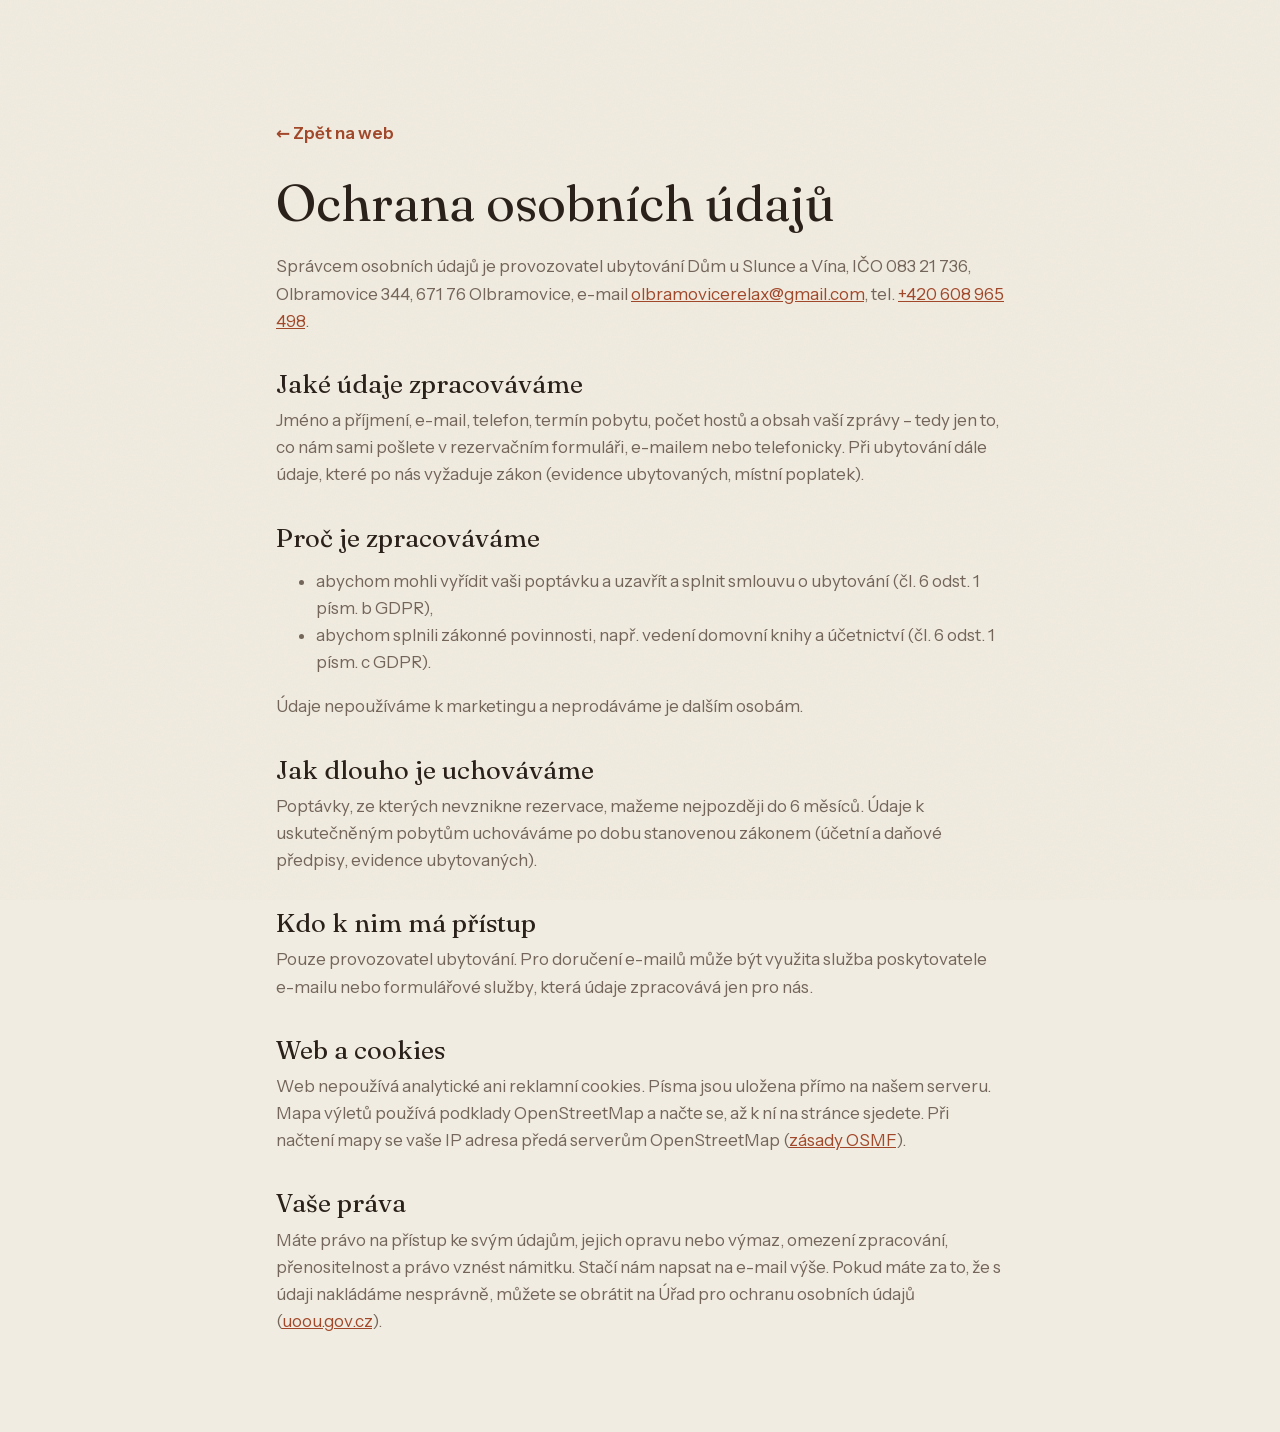
<file: ochrana-osobnich-udaju.html>
<!doctype html>
<html lang="cs">
<head>
  <meta charset="utf-8">
  <meta name="viewport" content="width=device-width, initial-scale=1">
  <title>Ochrana osobních údajů – Dům u Slunce a Vína</title>
  <meta name="robots" content="noindex">
  <link rel="icon" href="img/favicon.svg" type="image/svg+xml">
  <link rel="stylesheet" href="css/style.css">
  <style>
    .legal { max-width: 760px; margin: 0 auto; padding: 120px 16px 80px; }
    .legal h1 { font-family: var(--display); font-size: clamp(2.2rem, 5vw, 3.2rem); margin-bottom: 24px; }
    .legal h2 { font-family: var(--display); font-size: 1.6rem; margin: 36px 0 10px; }
    .legal p, .legal li { color: var(--muted); }
    .legal a { color: var(--brick); }
    .legal .back { display: inline-flex; gap: 8px; align-items: center; text-decoration: none; font-weight: 600; color: var(--brick); margin-bottom: 30px; }
  </style>
</head>
<body>
<main class="legal">
  <a class="back" href="index.html">← Zpět na web</a>
  <h1>Ochrana osobních údajů</h1>

  <p>Správcem osobních údajů je provozovatel ubytování Dům u Slunce a Vína, IČO 083 21 736, Olbramovice 344, 671 76 Olbramovice, e-mail <a href="mailto:olbramovicerelax@gmail.com">olbramovicerelax@gmail.com</a>, tel. <a href="tel:+420608965498">+420 608 965 498</a>.</p>

  <h2>Jaké údaje zpracováváme</h2>
  <p>Jméno a příjmení, e-mail, telefon, termín pobytu, počet hostů a obsah vaší zprávy – tedy jen to, co nám sami pošlete v rezervačním formuláři, e-mailem nebo telefonicky. Při ubytování dále údaje, které po nás vyžaduje zákon (evidence ubytovaných, místní poplatek).</p>

  <h2>Proč je zpracováváme</h2>
  <ul>
    <li>abychom mohli vyřídit vaši poptávku a uzavřít a splnit smlouvu o ubytování (čl. 6 odst. 1 písm. b GDPR),</li>
    <li>abychom splnili zákonné povinnosti, např. vedení domovní knihy a účetnictví (čl. 6 odst. 1 písm. c GDPR).</li>
  </ul>
  <p>Údaje nepoužíváme k marketingu a neprodáváme je dalším osobám.</p>

  <h2>Jak dlouho je uchováváme</h2>
  <p>Poptávky, ze kterých nevznikne rezervace, mažeme nejpozději do 6 měsíců. Údaje k uskutečněným pobytům uchováváme po dobu stanovenou zákonem (účetní a daňové předpisy, evidence ubytovaných).</p>

  <h2>Kdo k nim má přístup</h2>
  <p>Pouze provozovatel ubytování. Pro doručení e-mailů může být využita služba poskytovatele e-mailu nebo formulářové služby, která údaje zpracovává jen pro nás.</p>

  <h2>Web a cookies</h2>
  <p>Web nepoužívá analytické ani reklamní cookies. Písma jsou uložena přímo na našem serveru. Mapa výletů používá podklady OpenStreetMap a načte se, až k ní na stránce sjedete. Při načtení mapy se vaše IP adresa předá serverům OpenStreetMap (<a href="https://osmfoundation.org/wiki/Privacy_Policy" target="_blank" rel="noopener">zásady OSMF</a>).</p>

  <h2>Vaše práva</h2>
  <p>Máte právo na přístup ke svým údajům, jejich opravu nebo výmaz, omezení zpracování, přenositelnost a právo vznést námitku. Stačí nám napsat na e-mail výše. Pokud máte za to, že s údaji nakládáme nesprávně, můžete se obrátit na Úřad pro ochranu osobních údajů (<a href="https://uoou.gov.cz" target="_blank" rel="noopener">uoou.gov.cz</a>).</p>
</main>
</body>
</html>
</file>
<file: css/style.css>
/* =========================================================
   Dům u Slunce a Vína
   Barvy vychází z domu: vápenná omítka, cihly ze sklepa,
   mátové stěny, tmavé dubové dřevo.
   ========================================================= */

/* ---------- Písma (hostovaná lokálně) ---------- */
@font-face { font-family: 'Fraunces'; font-style: normal; font-weight: 100 900; font-display: swap;
  src: url(../fonts/fraunces-latin-ext.woff2) format('woff2');
  unicode-range: U+0100-02BA, U+02BD-02C5, U+02C7-02CC, U+02CE-02D7, U+02DD-02FF, U+0304, U+0308, U+0329, U+1D00-1DBF, U+1E00-1E9F, U+1EF2-1EFF, U+2020, U+20A0-20AB, U+20AD-20C0, U+2113, U+2C60-2C7F, U+A720-A7FF; }
@font-face { font-family: 'Fraunces'; font-style: normal; font-weight: 100 900; font-display: swap;
  src: url(../fonts/fraunces-latin.woff2) format('woff2');
  unicode-range: U+0000-00FF, U+0131, U+0152-0153, U+02BB-02BC, U+02C6, U+02DA, U+02DC, U+0304, U+0308, U+0329, U+2000-206F, U+20AC, U+2122, U+2191, U+2193, U+2212, U+2215, U+FEFF, U+FFFD; }
@font-face { font-family: 'Fraunces'; font-style: italic; font-weight: 100 900; font-display: swap;
  src: url(../fonts/fraunces-italic-latin-ext.woff2) format('woff2');
  unicode-range: U+0100-02BA, U+02BD-02C5, U+02C7-02CC, U+02CE-02D7, U+02DD-02FF, U+0304, U+0308, U+0329, U+1D00-1DBF, U+1E00-1E9F, U+1EF2-1EFF, U+2020, U+20A0-20AB, U+20AD-20C0, U+2113, U+2C60-2C7F, U+A720-A7FF; }
@font-face { font-family: 'Fraunces'; font-style: italic; font-weight: 100 900; font-display: swap;
  src: url(../fonts/fraunces-italic-latin.woff2) format('woff2');
  unicode-range: U+0000-00FF, U+0131, U+0152-0153, U+02BB-02BC, U+02C6, U+02DA, U+02DC, U+0304, U+0308, U+0329, U+2000-206F, U+20AC, U+2122, U+2191, U+2193, U+2212, U+2215, U+FEFF, U+FFFD; }
@font-face { font-family: 'Instrument Sans'; font-style: normal; font-weight: 400 700; font-display: swap;
  src: url(../fonts/instrument-sans-latin-ext.woff2) format('woff2');
  unicode-range: U+0100-02BA, U+02BD-02C5, U+02C7-02CC, U+02CE-02D7, U+02DD-02FF, U+0304, U+0308, U+0329, U+1D00-1DBF, U+1E00-1E9F, U+1EF2-1EFF, U+2020, U+20A0-20AB, U+20AD-20C0, U+2113, U+2C60-2C7F, U+A720-A7FF; }
@font-face { font-family: 'Instrument Sans'; font-style: normal; font-weight: 400 700; font-display: swap;
  src: url(../fonts/instrument-sans-latin.woff2) format('woff2');
  unicode-range: U+0000-00FF, U+0131, U+0152-0153, U+02BB-02BC, U+02C6, U+02DA, U+02DC, U+0304, U+0308, U+0329, U+2000-206F, U+20AC, U+2122, U+2191, U+2193, U+2212, U+2215, U+FEFF, U+FFFD; }
@font-face { font-family: 'Caveat'; font-style: normal; font-weight: 500 700; font-display: swap;
  src: url(../fonts/caveat-latin-ext.woff2) format('woff2');
  unicode-range: U+0100-02BA, U+02BD-02C5, U+02C7-02CC, U+02CE-02D7, U+02DD-02FF, U+0304, U+0308, U+0329, U+1D00-1DBF, U+1E00-1E9F, U+1EF2-1EFF, U+2020, U+20A0-20AB, U+20AD-20C0, U+2113, U+2C60-2C7F, U+A720-A7FF; }
@font-face { font-family: 'Caveat'; font-style: normal; font-weight: 500 700; font-display: swap;
  src: url(../fonts/caveat-latin.woff2) format('woff2');
  unicode-range: U+0000-00FF, U+0131, U+0152-0153, U+02BB-02BC, U+02C6, U+02DA, U+02DC, U+0304, U+0308, U+0329, U+2000-206F, U+20AC, U+2122, U+2191, U+2193, U+2212, U+2215, U+FEFF, U+FFFD; }

/* ---------- Proměnné ---------- */
:root {
  --lime: #f1ece1;       /* vápenná omítka */
  --paper: #faf7f0;
  --sand: #e6dccb;
  --ink: #2a211b;        /* tmavý dub */
  --ink-2: #4a3d33;
  --muted: #74665a;
  --brick: #a2482a;      /* cihly ze sklepa */
  --brick-2: #c25c37;
  --brick-soft: #f2dccf;
  --sage: #9db8a5;       /* mátové stěny */
  --sage-2: #5d7d68;
  --sage-soft: #dfe7dc;
  --sun: #e0a23c;
  --line: rgba(42, 33, 27, .16);
  --display: 'Fraunces', Georgia, serif;
  --sans: 'Instrument Sans', system-ui, -apple-system, 'Segoe UI', sans-serif;
  --hand: 'Caveat', 'Comic Sans MS', cursive;
  --ease: cubic-bezier(.2, .75, .25, 1);
  --top-h: 74px;
}

/* ---------- Základ ---------- */
*, *::before, *::after { box-sizing: border-box; }
html { scroll-behavior: smooth; scroll-padding-top: 70px; -webkit-text-size-adjust: 100%; }
body {
  margin: 0; background: var(--lime); color: var(--ink);
  font: 400 17px/1.6 var(--sans); font-variant-numeric: lining-nums;
  -webkit-font-smoothing: antialiased; overflow-x: hidden;
}
/* jemné zrno omítky přes celý web */
body::after {
  content: ''; position: fixed; inset: 0; z-index: 200; pointer-events: none; opacity: .5; mix-blend-mode: multiply;
  background-image: url("data:image/svg+xml,%3Csvg xmlns='http://www.w3.org/2000/svg' width='180' height='180'%3E%3Cfilter id='n'%3E%3CfeTurbulence type='fractalNoise' baseFrequency='.85' numOctaves='3' stitchTiles='stitch'/%3E%3CfeColorMatrix values='0 0 0 0 .45 0 0 0 0 .38 0 0 0 0 .3 0 0 0 .09 0'/%3E%3C/filter%3E%3Crect width='100%25' height='100%25' filter='url(%23n)'/%3E%3C/svg%3E");
}
img { max-width: 100%; display: block; }
a { color: inherit; }
button { font: inherit; color: inherit; cursor: pointer; }
:where(svg:not([width])) { width: 1em; height: 1em; }
svg { flex: none; }
h1, h2, h3, h4 { margin: 0; font-weight: 400; line-height: 1.02; }
p { margin: 0 0 1em; }
::selection { background: var(--brick); color: var(--lime); }
:focus-visible { outline: 2px solid var(--brick); outline-offset: 3px; }

.skip { position: absolute; left: -999px; top: 8px; z-index: 300; background: var(--ink); color: #fff; padding: 10px 16px; }
.skip:focus { left: 16px; }

.wrap { width: min(1240px, 100% - 32px); margin-inline: auto; }
.section { --bg: var(--lime); background: var(--bg); position: relative; padding: clamp(80px, 11vw, 150px) 0; }
.wave { position: absolute; left: 0; width: 100%; height: clamp(34px, 5vw, 70px); fill: var(--bg); pointer-events: none; }
.wave--top { bottom: calc(100% - 1px); }

.hand { font-family: var(--hand); font-weight: 600; }
.tag { font-family: var(--hand); font-size: 1.55rem; font-weight: 600; color: var(--brick); margin: 0 0 6px; transform: rotate(-2deg); transform-origin: left; display: inline-block; }
.tag--light { color: var(--sun); }
.h2 {
  font-family: var(--display); font-size: clamp(2.6rem, 6.4vw, 5.4rem); letter-spacing: -.025em; font-weight: 380;
  font-variation-settings: 'SOFT' 100, 'WONK' 0, 'opsz' 144;
}
.h2 em { font-style: italic; color: var(--brick); font-variation-settings: 'SOFT' 100, 'WONK' 1, 'opsz' 144; }
.h2--light { color: var(--lime); }
.h2--light em { color: var(--sun); }
.sub { color: var(--muted); font-size: 1.08rem; max-width: 520px; margin-top: 18px; }

/* ---------- Tlačítka ---------- */
.btn {
  --b: var(--ink); --f: var(--lime); --h: var(--brick);
  display: inline-flex; align-items: center; justify-content: center; gap: 12px;
  padding: 14px 22px; border: 1.5px solid var(--b); border-radius: 4px; background: var(--b); color: var(--f);
  font-weight: 600; font-size: .98rem; text-decoration: none; position: relative; overflow: hidden; isolation: isolate;
  transition: color .4s var(--ease), border-color .4s var(--ease), transform .3s var(--ease);
}
.btn::before { content: ''; position: absolute; inset: 0; z-index: -1; background: var(--h); transform: translateY(101%); transition: transform .5s var(--ease); border-radius: 0 0 0 0; }
.btn:hover::before { transform: none; }
.btn:hover { border-color: var(--h); }
.btn:active { transform: scale(.98); }
.btn svg { width: 18px; height: 18px; transition: transform .4s var(--ease); }
.btn:hover svg { transform: translateX(5px); }
.btn--brick { --b: var(--brick); --f: #fff; --h: var(--ink); }
.btn--ink { --b: var(--ink); --f: var(--lime); --h: var(--brick); }
.btn--line { --b: transparent; --f: #fff; --h: rgba(255,255,255,.15); border-color: rgba(255,255,255,.6); }
.btn--lg { padding: 17px 28px; font-size: 1.02rem; }
.btn--block { width: 100%; }
.btn[disabled] { opacity: .5; pointer-events: none; }

.round {
  width: 46px; height: 46px; border-radius: 50%; border: 1.5px solid var(--ink); background: transparent;
  display: grid; place-items: center; transition: background .3s, color .3s, transform .3s var(--ease);
}
.round:hover { background: var(--ink); color: var(--lime); }
.round:active { transform: scale(.9); }
.round svg { width: 20px; height: 20px; }
.round[disabled] { opacity: .25; pointer-events: none; }
.round--light { border-color: rgba(241,236,225,.5); color: var(--lime); }
.round--light:hover { background: var(--lime); color: var(--ink); }

/* ---------- Hlavička ---------- */
.top {
  position: fixed; inset: 0 0 auto; z-index: 50; height: var(--top-h);
  display: flex; align-items: center; gap: 28px; padding: 0 clamp(16px, 3vw, 40px);
  transition: background .4s, box-shadow .4s, height .4s var(--ease), transform .5s var(--ease);
}
.top.is-solid { --top-h: 62px; background: rgba(241,236,225,.92); backdrop-filter: blur(10px); -webkit-backdrop-filter: blur(10px); box-shadow: 0 1px 0 var(--line); }
.top.is-hidden { transform: translateY(-100%); }
.brand { display: flex; align-items: center; gap: 10px; text-decoration: none; font-family: var(--display); font-size: 1.22rem; font-variation-settings: 'SOFT' 100, 'opsz' 30; font-weight: 500; letter-spacing: -.01em; margin-right: auto; }
.brand__sun { width: 38px; height: 38px; color: var(--brick); transition: transform 1.4s var(--ease); }
.brand:hover .brand__sun { transform: rotate(180deg); }
.nav { display: flex; gap: 6px; }
.nav a { display: flex; align-items: baseline; gap: 5px; padding: 6px 12px; text-decoration: none; font-weight: 500; position: relative; }
.nav a i { font-style: normal; font-size: .7rem; color: var(--brick); font-weight: 600; }
.nav a::after { content: ''; position: absolute; left: 12px; right: 12px; bottom: 0; height: 6px; background: url("data:image/svg+xml,%3Csvg xmlns='http://www.w3.org/2000/svg' viewBox='0 0 40 6' preserveAspectRatio='none'%3E%3Cpath d='M0 4C10 4 10 1 20 1S30 4 40 4' fill='none' stroke='%23a2482a' stroke-width='1.6'/%3E%3C/svg%3E") 0 0 / 100% 100% no-repeat; clip-path: inset(0 100% 0 0); transition: clip-path .5s var(--ease); }
.nav a:hover::after, .nav a.is-current::after { clip-path: inset(0 0 0 0); }
.top__cta { padding: 10px 18px; }
.burger { display: none; width: 46px; height: 46px; border: 0; background: none; position: relative; z-index: 60; }
.burger span { position: absolute; left: 10px; right: 10px; height: 2px; background: currentColor; transition: transform .45s var(--ease), top .45s var(--ease); }
.burger span:first-child { top: 18px; }
.burger span:last-child { top: 27px; right: 18px; }
.nav-open .burger span { top: 22px; right: 10px; }
.nav-open .burger span:first-child { transform: rotate(45deg); }
.nav-open .burger span:last-child { transform: rotate(-45deg); }

/* ---------- Úvod ---------- */
.hero {
  position: relative; min-height: 100svh; display: grid; grid-template-columns: minmax(0, 1fr) minmax(0, 1.08fr);
  align-items: end; gap: clamp(24px, 4vw, 60px); padding: calc(var(--top-h) + 40px) clamp(16px, 3vw, 40px) 56px;
  overflow: hidden;
}
.hero__addr { font-size: .85rem; letter-spacing: .08em; text-transform: uppercase; font-weight: 600; color: var(--muted); margin-bottom: 18px; opacity: 0; animation: up 1s .1s var(--ease) forwards; }
.hero__title {
  font-family: var(--display); font-weight: 340; font-size: clamp(3.6rem, 10.5vw, 10rem); line-height: .86; letter-spacing: -.045em;
  font-variation-settings: 'SOFT' 100, 'WONK' 0, 'opsz' 144; margin-bottom: 30px;
}
.hero__title em { display: block; font-style: italic; color: var(--brick); font-variation-settings: 'SOFT' 100, 'WONK' 1, 'opsz' 144; padding-left: .5em; }
.hero__title .w { display: inline-block; overflow: hidden; vertical-align: top; padding: .02em .04em .12em 0; margin-bottom: -.1em; }
.hero__title .w > span { display: inline-block; transform: translateY(110%) rotate(6deg); transform-origin: left bottom; animation: rise 1.2s var(--ease) forwards; animation-delay: calc(.2s + var(--i) * .1s); }
.hero__lead { max-width: 440px; font-size: 1.1rem; color: var(--ink-2); opacity: 0; animation: up 1s .8s var(--ease) forwards; }
.hero__cta { display: flex; flex-wrap: wrap; align-items: center; gap: 22px; margin: 28px 0 32px; opacity: 0; animation: up 1s 1s var(--ease) forwards; }
.hero__free { text-decoration: none; display: flex; flex-direction: column; line-height: 1.15; }
.hero__free .hand { font-size: 1.35rem; color: var(--brick); transform: rotate(-3deg); transform-origin: left; display: inline-block; }
.hero__free b { font-weight: 600; border-bottom: 1.5px solid var(--ink); padding-bottom: 2px; transition: color .3s, border-color .3s; }
.hero__free:hover b { color: var(--brick); border-color: var(--brick); }
.hero__facts { list-style: none; padding: 0; margin: 0; display: flex; flex-wrap: wrap; gap: 6px 0; font-size: .9rem; color: var(--muted); opacity: 0; animation: up 1s 1.2s var(--ease) forwards; }
.hero__facts li:not(:last-child)::after { content: '✳'; color: var(--brick); margin: 0 12px; font-size: .75rem; }

.hero__visual { position: relative; height: min(78svh, 760px); align-self: end; opacity: 0; animation: up 1.2s .35s var(--ease) forwards; }
.hero__frame {
  position: absolute; inset: 0; overflow: hidden; background: var(--sand);
  -webkit-mask: url("data:image/svg+xml,%3Csvg xmlns='http://www.w3.org/2000/svg' viewBox='0 0 100 100' preserveAspectRatio='none'%3E%3Cpath d='M0 20C10 20 13 4 28 4C42 4 46 15 60 15C74 15 80 8 100 8V100H0Z'/%3E%3C/svg%3E") 0 0 / 100% 100% no-repeat;
          mask: url("data:image/svg+xml,%3Csvg xmlns='http://www.w3.org/2000/svg' viewBox='0 0 100 100' preserveAspectRatio='none'%3E%3Cpath d='M0 20C10 20 13 4 28 4C42 4 46 15 60 15C74 15 80 8 100 8V100H0Z'/%3E%3C/svg%3E") 0 0 / 100% 100% no-repeat;
}
.hero__slide { position: absolute; inset: 0; background: center / cover no-repeat; opacity: 0; transform: scale(1.1); transition: opacity 1.4s ease, transform 8s linear; }
.hero__slide.is-active { opacity: 1; transform: scale(1); }
.hero__roof { position: absolute; inset: -4px 0 auto; width: 100%; height: 100%; overflow: visible; pointer-events: none; }
.hero__roof { clip-path: inset(0 100% 0 0); animation: wipe 1.8s .6s var(--ease) forwards; }
.hero__roof path { fill: none; stroke: #5a3a28; stroke-width: 9px; stroke-linecap: round; }
.hero__sun { position: absolute; z-index: 2; width: clamp(80px, 9vw, 130px); height: clamp(80px, 9vw, 130px); right: 9%; top: -4%; color: var(--sun); transform: translateY(var(--sun-y, 0)) rotate(var(--sun-r, 0deg)); filter: drop-shadow(0 6px 14px rgba(224,162,60,.35)); }
.hero__note { position: absolute; z-index: 2; left: -6%; bottom: 14%; font-size: 1.5rem; line-height: 1.05; color: var(--lime); background: var(--brick); padding: 10px 16px 12px; transform: rotate(-4deg); box-shadow: 0 14px 30px -12px rgba(42,33,27,.6); opacity: 0; animation: note 1s 1.8s var(--ease) forwards; }
.hero__note svg { position: absolute; width: 70px; height: 52px; right: -54px; top: 30px; color: var(--brick); transform: rotate(14deg); }
.hero__note .draw { stroke-dasharray: 1; stroke-dashoffset: 1; animation: drawLine 1s 2.4s ease forwards; }
.hero__count { position: absolute; right: 18px; bottom: 16px; z-index: 2; color: #fff; font-size: .85rem; letter-spacing: .1em; text-shadow: 0 1px 6px rgba(0,0,0,.4); }
.hero__count b { font-family: var(--display); font-size: 1.6rem; font-weight: 400; }

/* ---------- Dům v řezu ---------- */
.cut { --bg: var(--paper); }
.cut__head { display: grid; grid-template-columns: 1.1fr 1fr; gap: 20px 60px; align-items: end; margin-bottom: clamp(30px, 5vw, 60px); }
.cut__head .tag { grid-column: 1 / -1; }
.cut__intro p { color: var(--muted); }
.cut__stage { display: grid; grid-template-columns: minmax(0, 1.7fr) minmax(280px, 1fr); gap: clamp(24px, 4vw, 50px); align-items: start; }
.cut__drawing { margin: 0; }
.cut__drawing svg { width: 100%; height: auto; overflow: visible; }

.ln { fill: none; stroke: var(--ink); stroke-width: 2.4; stroke-linecap: round; stroke-linejoin: round; }
.ln--thin { stroke-width: 1.4; }
.ln--thick { stroke-width: 3.4; }
.ln--soft { stroke: var(--sage); stroke-width: 2; }
.ln--green { stroke: var(--sage-2); }
.ln--brick { stroke: var(--brick); stroke-width: 1.2; opacity: .45; }
.roofline { stroke-width: 9; stroke: #5a3a28; }
.house { fill: #fff; }
.plinth { fill: var(--sand); }
.win, .door { fill: var(--sage-soft); }
.door { fill: #8a5a3a; }
.barrel { fill: #c79a6b; }
.cellar-bg { fill: #f3e2cc; }
.grape { fill: #6b2c45; }
.dot-ink { fill: var(--ink); }
.facade-sun { color: var(--ink); }
.smoke { fill: none; stroke: var(--muted); stroke-width: 1.6; stroke-linecap: round; opacity: 0; animation: smoke 3.2s ease-in infinite; }
.smoke--2 { animation-delay: 1.6s; }
.lamp-glow { animation: flicker 4s ease-in-out infinite; }
.hand-svg { font-family: var(--hand); font-size: 26px; font-weight: 600; fill: var(--brick); }
.hs { cursor: pointer; outline: none; }
.hs circle { fill: var(--brick); stroke: var(--paper); stroke-width: 3; transition: fill .3s, r .3s var(--ease); transform-box: fill-box; transform-origin: center; }
.hs text { font: 700 17px var(--sans); fill: #fff; text-anchor: middle; pointer-events: none; }
.hs:hover circle, .hs:focus-visible circle { fill: var(--ink); }
.hs.is-active circle { fill: var(--ink); r: 21; }
.hs:not(.is-active) circle { animation: ping 2.6s var(--ease) infinite; }

/* kreslení čar při zobrazení */
.cut__drawing .ln { stroke-dasharray: 1; stroke-dashoffset: 1; transition: stroke-dashoffset 1.8s var(--ease); }
.cut__drawing.is-drawn .ln { stroke-dashoffset: 0; }
.cut__drawing .house, .cut__drawing .plinth, .cut__drawing .win, .cut__drawing .door, .cut__drawing .barrel, .cut__drawing .cellar-bg, .cut__drawing .grape, .cut__drawing .facade-sun, .cut__drawing .hand-svg, .cut__drawing .hs, .cut__drawing rect[fill] { opacity: 0; transition: opacity .9s ease 1s; }
.cut__drawing.is-drawn .house, .cut__drawing.is-drawn .plinth, .cut__drawing.is-drawn .win, .cut__drawing.is-drawn .door, .cut__drawing.is-drawn .barrel, .cut__drawing.is-drawn .cellar-bg, .cut__drawing.is-drawn .grape, .cut__drawing.is-drawn .facade-sun, .cut__drawing.is-drawn .hand-svg, .cut__drawing.is-drawn .hs, .cut__drawing.is-drawn rect[fill] { opacity: 1; }
.cut__drawing.is-drawn .hs { transition-delay: 1.6s; }

.cut__photo { margin: 0 0 18px; aspect-ratio: 4 / 3; overflow: hidden; position: relative; background: var(--sand); clip-path: polygon(0 6%, 22% 0, 46% 5%, 70% 2%, 100% 4%, 100% 100%, 0 100%); }
.cut__photo img { width: 100%; height: 100%; object-fit: cover; transition: opacity .35s ease, transform .8s var(--ease); }
.cut__photo img.is-swap { opacity: 0; transform: scale(1.04); }
.cut__list { list-style: none; padding: 0; margin: 0; counter-reset: c; }
.cut__list li { counter-increment: c; display: grid; grid-template-columns: 34px 1fr; column-gap: 12px; padding: 10px 0; border-top: 1px solid var(--line); cursor: pointer; outline: none; }
.cut__list li::before { content: counter(c); grid-row: span 2; width: 28px; height: 28px; border-radius: 50%; border: 1.5px solid var(--brick); color: var(--brick); display: grid; place-items: center; font-weight: 700; font-size: .85rem; transition: background .3s, color .3s; }
.cut__list b { font-weight: 600; transition: color .3s; }
.cut__list span { color: var(--muted); font-size: .9rem; max-height: 0; overflow: hidden; transition: max-height .5s var(--ease); }
.cut__list li.is-active::before, .cut__list li:hover::before { background: var(--brick); color: #fff; }
.cut__list li.is-active b { color: var(--brick); }
.cut__list li.is-active span { max-height: 3em; }

/* ---------- Soupis ---------- */
.ledger { --bg: var(--paper); padding-top: 0; }
.ledger__grid { display: grid; grid-template-columns: .85fr 1.15fr; gap: clamp(40px, 7vw, 110px); align-items: center; }
.ledger__img { margin: 0; position: relative; }
.ledger__img img { aspect-ratio: 3 / 4; object-fit: cover; width: 100%; clip-path: polygon(0 0, 100% 3%, 100% 100%, 0 97%); }
.ledger__img figcaption { position: absolute; right: -18px; bottom: 30px; background: var(--paper); padding: 8px 14px; font-size: 1.4rem; line-height: 1.05; transform: rotate(3deg); color: var(--brick); box-shadow: 0 10px 24px -14px rgba(0,0,0,.5); }
.inv { margin: 28px 0 0; }
.inv div { display: flex; align-items: baseline; gap: 10px; padding: 9px 0; }
.inv dt { font-weight: 500; white-space: nowrap; }
.inv div::after { content: ''; order: 1; flex: 1; border-bottom: 2px dotted rgba(42,33,27,.3); transform: translateY(-5px); min-width: 20px; }
.inv dd { order: 2; margin: 0; font-family: var(--display); font-style: italic; font-size: 1.2rem; color: var(--brick); font-variation-settings: 'SOFT' 100, 'WONK' 1; white-space: nowrap; }

/* ---------- Album ---------- */
.album { --bg: var(--ink); color: var(--lime); }
.album__head { display: flex; justify-content: space-between; align-items: end; gap: 24px; flex-wrap: wrap; margin-bottom: 40px; }
.album__tabs { display: flex; flex-wrap: wrap; gap: 4px 18px; }
.album__tabs button { border: 0; background: none; padding: 4px 0; font-family: var(--display); font-size: 1.35rem; color: rgba(241,236,225,.45); transition: color .3s; font-variation-settings: 'SOFT' 100; }
.album__tabs button sup { font-family: var(--sans); font-size: .7rem; margin-left: 3px; color: var(--sun); }
.album__tabs button:hover { color: var(--lime); }
.album__tabs button.is-active { color: var(--lime); font-style: italic; }
.album__track {
  display: flex; align-items: flex-end; gap: 18px; overflow-x: auto; overscroll-behavior-x: contain;
  padding: 10px max(16px, calc((100vw - 1240px) / 2)) 10px; scrollbar-width: none; cursor: grab; outline: none;
}
.album__track::-webkit-scrollbar { display: none; }
.album__track.is-drag { cursor: grabbing; }
.album__track.is-drag .shot { pointer-events: none; }
.shot { flex: none; margin: 0; position: relative; height: clamp(260px, 52vh, 520px); transition: opacity .5s; }
.shot:nth-child(3n+2) { height: clamp(220px, 40vh, 400px); }
.shot:nth-child(5n+4) { height: clamp(240px, 46vh, 460px); }
.shot.is-out { display: none; }
.shot__img { height: 100%; overflow: hidden; background: var(--ink-2); cursor: zoom-in; }
.shot img { height: 100%; width: auto; max-width: none; transition: transform 1s var(--ease), filter .6s; user-select: none; -webkit-user-drag: none; }
.shot:hover img { transform: scale(1.04); }
.shot figcaption { display: flex; gap: 10px; align-items: baseline; padding-top: 10px; font-size: .9rem; color: rgba(241,236,225,.7); }
.shot figcaption b { font-family: var(--display); font-weight: 400; font-size: 1.1rem; color: var(--sun); }
.album__foot { display: flex; align-items: center; gap: 24px; margin-top: 30px; }
.album__bar { flex: 1; height: 2px; background: rgba(241,236,225,.15); position: relative; }
.album__bar span { position: absolute; inset: 0 auto 0 0; width: 20%; background: var(--sun); transition: width .2s linear, left .2s linear; }
.album__nav { display: flex; gap: 10px; }

/* ---------- Lightbox ---------- */
.lightbox { position: fixed; inset: 0; z-index: 150; background: rgba(26,20,16,.96); display: grid; place-items: center; padding: 60px 74px; opacity: 0; transition: opacity .35s; }
.lightbox.is-open { opacity: 1; }
.lightbox[hidden] { display: none; }
.lightbox figure { margin: 0; display: flex; flex-direction: column; align-items: center; max-width: 100%; }
.lightbox img { max-width: 100%; max-height: calc(100svh - 150px); transition: opacity .3s, transform .45s var(--ease); }
.lightbox img.is-swap { opacity: 0; transform: scale(.97); }
.lightbox figcaption { color: rgba(241,236,225,.8); margin-top: 14px; font-family: var(--hand); font-size: 1.4rem; }
.lightbox__close, .lightbox__nav { position: absolute; border: 1.5px solid rgba(241,236,225,.4); background: none; color: var(--lime); width: 50px; height: 50px; border-radius: 50%; display: grid; place-items: center; transition: background .25s; }
.lightbox__close:hover, .lightbox__nav:hover { background: rgba(241,236,225,.15); }
.lightbox__close { top: 18px; right: 18px; }
.lightbox__prev { left: 16px; top: 50%; transform: translateY(-50%); }
.lightbox__next { right: 16px; top: 50%; transform: translateY(-50%); }
.lightbox svg { width: 22px; height: 22px; }

/* ---------- Rezervace ---------- */
.booking { --bg: var(--lime); }
.booking__head { margin-bottom: clamp(36px, 5vw, 56px); }
.booking__grid { display: grid; grid-template-columns: minmax(0, 1.3fr) minmax(0, 1fr); gap: clamp(24px, 4vw, 56px); align-items: start; }

.cal { border-top: 2px solid var(--ink); padding-top: 22px; }
.cal__top { display: flex; align-items: center; justify-content: space-between; gap: 12px; margin-bottom: 22px; }
.cal__steps { display: flex; align-items: center; gap: 14px; }
.step { display: flex; flex-direction: column; align-items: center; min-width: 100px; }
.step small { font-family: var(--hand); font-size: 1.25rem; color: var(--muted); line-height: 1; }
.step b { font-family: var(--display); font-weight: 450; font-size: 1.35rem; white-space: nowrap; border-bottom: 2px solid transparent; transition: border-color .3s, color .3s; }
.step.is-active b { border-color: var(--brick); }
.step.is-active small { color: var(--brick); }
.step__dash { width: 34px; height: 2px; background: var(--ink); }
.cal__months { display: grid; grid-template-columns: 1fr 1fr; gap: 36px; overflow: hidden; }
.month.slide-r { animation: monthR .5s var(--ease); }
.month.slide-l { animation: monthL .5s var(--ease); }
.month__name { font-family: var(--display); font-size: 1.6rem; font-style: italic; font-variation-settings: 'SOFT' 100, 'WONK' 1; margin-bottom: 12px; }
.month__name::first-letter { text-transform: uppercase; }
.month__grid { display: grid; grid-template-columns: repeat(7, 1fr); row-gap: 2px; }
.dow { text-align: center; font-size: .75rem; font-weight: 600; color: var(--muted); padding-bottom: 8px; border-bottom: 1px solid var(--line); margin-bottom: 6px; }
.day {
  --band: transparent; --dot: transparent;
  aspect-ratio: 1; border: 0; background: none; padding: 0; position: relative; font-size: .95rem; font-weight: 500;
  display: grid; place-items: center; isolation: isolate; font-variant-numeric: tabular-nums; color: var(--ink);
}
.day::before { content: ''; position: absolute; inset: 4px 0; z-index: -2; background: var(--band); }
.day::after { content: ''; position: absolute; inset: 4px; z-index: -1; border-radius: 50%; background: var(--dot); transition: background .2s, transform .25s var(--ease); }
.day > span { position: relative; }
.day.is-season > span::after { content: ''; position: absolute; left: 50%; bottom: -6px; width: 5px; height: 5px; margin-left: -2.5px; border-radius: 50%; background: var(--sage-2); }
.day.is-season.is-sat { font-weight: 800; }
.day.is-today > span { text-decoration: underline wavy var(--brick); text-underline-offset: 4px; }
.day:not([disabled]):not(.is-blank):hover { --dot: var(--sand); }
.day:not([disabled]):hover::after { transform: scale(1.08); }
.day[disabled] { color: rgba(42,33,27,.25); cursor: default; }
.day.is-busy { color: rgba(42,33,27,.4); cursor: not-allowed; --band: repeating-linear-gradient(-45deg, transparent 0 4px, rgba(42,33,27,.14) 4px 5.5px); }
.day.is-busy > span { text-decoration: line-through; }
.day.is-busy-start { --band: linear-gradient(135deg, transparent 50%, rgba(42,33,27,.12) 50%); }
.day.is-busy-end { --band: linear-gradient(135deg, rgba(42,33,27,.12) 50%, transparent 50%); }
.day.in-range { --band: var(--brick-soft); }
.day.in-hover { --band: rgba(162,72,42,.1); }
.day.is-start.has-end { --band: linear-gradient(90deg, transparent 50%, var(--brick-soft) 50%); }
.day.is-end { --band: linear-gradient(90deg, var(--brick-soft) 50%, transparent 50%); }
.day.is-start, .day.is-end, .day.is-start:hover, .day.is-end:hover { --dot: var(--brick); color: #fff; font-weight: 700; }
.day.is-start::after, .day.is-end::after { animation: pop .4s var(--ease); }
.day.is-start > span::after, .day.is-end > span::after { background: #fff; }
.day.is-blank { pointer-events: none; }
.cal__legend { display: flex; flex-wrap: wrap; gap: 8px 22px; margin-top: 18px; padding-top: 14px; border-top: 1px solid var(--line); font-size: .85rem; color: var(--muted); }
.cal__legend span { display: inline-flex; align-items: center; gap: 8px; }
.lg { width: 16px; height: 16px; display: inline-block; }
.lg--busy { background: repeating-linear-gradient(-45deg, transparent 0 3px, rgba(42,33,27,.35) 3px 4.5px); border: 1px solid var(--line); }
.lg--season { background: radial-gradient(circle, var(--sage-2) 3px, transparent 3.5px); }
.lg--sel { background: var(--brick); border-radius: 50%; }
.cal__msg { font-family: var(--hand); font-size: 1.45rem; line-height: 1.15; color: var(--brick); margin: 16px 0 0; min-height: 1.2em; }
.cal__msg.is-ok { color: var(--sage-2); }

.bform { position: sticky; top: 80px; }
/* lístek */
.ticket {
  --notch: radial-gradient(circle at 0 50%, transparent 11px, #000 11.5px) left / 51% 100% no-repeat, radial-gradient(circle at 100% 50%, transparent 11px, #000 11.5px) right / 51% 100% no-repeat;
  position: relative; background: var(--ink); color: var(--lime); padding: 22px 24px 20px; margin-bottom: 26px;
  -webkit-mask: var(--notch); mask: var(--notch);
}
.ticket::before { content: 'rezervační lístek'; display: block; font-family: var(--hand); font-size: 1.35rem; color: var(--sun); margin-bottom: 8px; line-height: 1; }
.ticket::after { content: ''; position: absolute; left: 22px; right: 22px; top: 50%; border-top: 2px dashed rgba(241,236,225,.18); pointer-events: none; }
.ticket.has-data::after { display: none; }
.summary__empty { display: flex; gap: 16px; align-items: center; min-height: 92px; }
.summary__empty svg { width: 54px; height: 54px; color: var(--sun); animation: spin 40s linear infinite; }
.summary__empty p { margin: 0; position: relative; background: var(--ink); }
.summary__empty small { color: rgba(241,236,225,.6); }
.sum__dates { display: grid; grid-template-columns: 1fr auto 1fr; gap: 12px; align-items: end; }
.sum__dates > div:last-child { text-align: right; }
.sum__dates small { display: block; color: rgba(241,236,225,.55); font-size: .78rem; }
.sum__dates strong { font-family: var(--display); font-weight: 400; font-size: 1.5rem; line-height: 1.1; display: block; }
.sum__nights { font-family: var(--hand); font-size: 1.3rem; color: var(--sun); white-space: nowrap; padding-bottom: 18px; }
.sum__lines { margin: 18px 0 0; padding: 16px 0 0; border-top: 2px dashed rgba(241,236,225,.22); font-size: .92rem; }
.sum__lines p { display: flex; justify-content: space-between; gap: 12px; margin: 0 0 6px; color: rgba(241,236,225,.78); }
.sum__total { display: flex; justify-content: space-between; align-items: end; gap: 10px; margin-top: 12px; padding-top: 12px; border-top: 1px solid rgba(241,236,225,.22); }
.sum__total span { font-size: .88rem; color: rgba(241,236,225,.7); }
.sum__total b { font-family: var(--display); font-size: 2.5rem; font-weight: 400; color: var(--sun); line-height: .9; white-space: nowrap; font-variation-settings: 'SOFT' 100; }
.sum__note { margin: 12px 0 0; font-size: .8rem; color: rgba(241,236,225,.55); }
.ticket.is-bump { animation: bump .5s var(--ease); }

.guests { border: 0; padding: 0; margin: 0 0 22px; }
.guests legend { font-family: var(--hand); font-size: 1.45rem; color: var(--brick); padding: 0; margin-bottom: 4px; }
.stepper { display: flex; align-items: center; justify-content: space-between; gap: 12px; padding: 11px 0; border-bottom: 1px solid var(--line); }
.stepper b { display: block; font-weight: 600; font-size: .96rem; }
.stepper small { color: var(--muted); font-size: .82rem; }
.stepper__ctl { display: flex; align-items: center; gap: 2px; }
.stepper__ctl button { width: 34px; height: 34px; border-radius: 50%; border: 1.5px solid var(--ink); background: none; display: grid; place-items: center; transition: background .2s, color .2s, transform .2s var(--ease); }
.stepper__ctl button:hover:not([disabled]) { background: var(--ink); color: var(--lime); }
.stepper__ctl button:active { transform: scale(.88); }
.stepper__ctl button[disabled] { opacity: .2; cursor: default; }
.stepper__ctl svg { width: 15px; height: 15px; }
.stepper output { min-width: 34px; text-align: center; font-family: var(--display); font-size: 1.35rem; }

.fields { display: grid; grid-template-columns: 1fr 1fr; gap: 16px 18px; margin-bottom: 18px; }
.field { display: flex; flex-direction: column; gap: 2px; }
.field--full { grid-column: 1 / -1; }
.field > span { font-size: .82rem; font-weight: 600; color: var(--muted); }
.field small { font-weight: 400; }
.field input, .field textarea {
  width: 100%; border: 0; border-bottom: 1.5px solid var(--ink); background: transparent; padding: 8px 0 9px;
  font: inherit; font-size: 16px; color: var(--ink); border-radius: 0; resize: vertical; transition: border-color .25s, background .25s;
}
.field input:focus, .field textarea:focus { outline: none; border-color: var(--brick); background: linear-gradient(transparent 70%, rgba(162,72,42,.06)); }
.field.is-invalid input { border-color: #b3261e; animation: shake .4s; }
.field.is-invalid > span { color: #b3261e; }

.check { display: flex; gap: 12px; align-items: flex-start; font-size: .88rem; color: var(--muted); margin-bottom: 20px; cursor: pointer; }
.check input { position: absolute; opacity: 0; width: 1px; height: 1px; }
.check__box { width: 22px; height: 22px; flex: none; border: 1.5px solid var(--ink); display: grid; place-items: center; transition: background .25s; margin-top: 1px; }
.check__box svg { width: 15px; height: 15px; color: #fff; transform: scale(0) rotate(-20deg); transition: transform .35s var(--ease); }
.check input:checked + .check__box { background: var(--brick); border-color: var(--brick); }
.check input:checked + .check__box svg { transform: none; }
.check input:focus-visible + .check__box { outline: 2px solid var(--brick); outline-offset: 2px; }
.check.is-invalid .check__box { border-color: #b3261e; animation: shake .4s; }
.check a { color: var(--brick); }
.hp { position: absolute; left: -9999px; }
.bform__note { margin: 12px 0 0; font-size: .84rem; color: var(--muted); text-align: center; }
.btn.is-loading svg { animation: spin 1s linear infinite; }

/* ---------- Ceník jako vinné etikety ---------- */
.pricing { --bg: var(--lime); padding-top: 40px; }
.pricing__head { margin-bottom: clamp(36px, 5vw, 60px); }
.labels { display: grid; grid-template-columns: repeat(3, 1fr); gap: clamp(16px, 2.5vw, 34px); align-items: start; }
.label {
  --lb: var(--paper); --lf: var(--ink); --la: var(--brick);
  background: var(--lb); color: var(--lf); padding: 10px; text-align: center; position: relative;
  clip-path: polygon(18px 0, calc(100% - 18px) 0, 100% 18px, 100% calc(100% - 18px), calc(100% - 18px) 100%, 18px 100%, 0 calc(100% - 18px), 0 18px);
  transition: transform .6s var(--ease); box-shadow: 0 1px 0 var(--line);
}
.label:nth-child(1) { transform: rotate(-1.5deg); }
.label:nth-child(2) { transform: rotate(1deg) translateY(30px); }
.label:nth-child(3) { transform: rotate(-.6deg) translateY(10px); }
.label:hover { transform: rotate(0) translateY(-6px); }
.label__in {
  border: 1.5px solid currentColor; padding: 30px 22px 24px; height: 100%;
  clip-path: polygon(12px 0, calc(100% - 12px) 0, 100% 12px, 100% calc(100% - 12px), calc(100% - 12px) 100%, 12px 100%, 0 calc(100% - 12px), 0 12px);
  outline: 1px solid currentColor; outline-offset: -6px;
}
.label--brick { --lb: var(--brick); --lf: var(--lime); --la: var(--sun); }
.label--sage { --lb: var(--sage-soft); --lf: var(--ink); --la: var(--sage-2); }
.label__house { font-size: .72rem; letter-spacing: .22em; text-transform: uppercase; font-weight: 600; margin-bottom: 14px; }
.label__sun { width: 44px; height: 44px; color: var(--la); margin-bottom: 8px; transition: transform 1.4s var(--ease); }
.label:hover .label__sun { transform: rotate(120deg); }
.label h3 { font-family: var(--display); font-weight: 400; font-size: clamp(2.2rem, 3.4vw, 3rem); font-style: italic; font-variation-settings: 'SOFT' 100, 'WONK' 1, 'opsz' 144; line-height: .95; margin-bottom: 10px; }
.label__kind { font-size: .85rem; opacity: .8; margin-bottom: 20px; }
.label__price { margin: 0; font-size: 1.2rem; }
.label__price b { font-family: var(--display); font-weight: 400; font-size: 3.4rem; line-height: 1; color: var(--la); font-variation-settings: 'SOFT' 100; }
.label__unit { font-size: .9rem; opacity: .8; }
.label__foot { margin: 18px 0 0; padding-top: 14px; border-top: 1px solid currentColor; font-size: .78rem; letter-spacing: .06em; opacity: .85; }
.label__rows { margin: 0; text-align: left; }
.label__rows div { display: flex; align-items: baseline; gap: 8px; padding: 9px 0; border-bottom: 1px dotted currentColor; }
.label__rows dt { flex: 1; font-size: .9rem; opacity: .85; }
.label__rows dd { margin: 0; font-weight: 600; white-space: nowrap; }
.label__rows--tight div { padding: 7px 0; }
.label--sage .label__in { padding-top: 26px; }

.terms { margin-top: clamp(70px, 9vw, 110px); max-width: 820px; border-top: 2px solid var(--ink); }
.acc { border-bottom: 1px solid var(--line); }
.acc summary { list-style: none; cursor: pointer; padding: 20px 0; font-family: var(--display); font-size: 1.55rem; font-variation-settings: 'SOFT' 100; display: flex; justify-content: space-between; align-items: center; gap: 12px; transition: color .3s; }
.acc summary:hover { color: var(--brick); }
.acc summary::-webkit-details-marker { display: none; }
.acc summary svg { width: 24px; height: 24px; transition: transform .45s var(--ease); color: var(--brick); }
.acc[open] summary svg { transform: rotate(135deg); }
.acc__body { padding: 0 0 12px; color: var(--muted); max-width: 680px; }
.acc[open] .acc__body { animation: up .5s var(--ease); }

/* ---------- Okolí ---------- */
.around { --bg: var(--sage-soft); }
.around__grid { display: grid; grid-template-columns: minmax(0, 1fr) minmax(0, 1fr); gap: clamp(30px, 6vw, 90px); align-items: center; }
/* skutečná mapa výletů */
.tripmap { position: relative; align-self: start; position: sticky; top: 90px; }
.tripmap__map {
  height: clamp(440px, 72vh, 660px); background: #e7e0cf; border: 2px solid var(--ink); z-index: 0;
  clip-path: polygon(0 3%, 20% 0, 44% 2.5%, 70% .5%, 100% 2%, 100% 100%, 0 100%);
}
.tripmap__map::before { content: 'načítám mapu…'; position: absolute; inset: 0; display: grid; place-items: center; font: 600 1.5rem var(--hand); color: var(--muted); }
.is-ready .tripmap__map::before { display: none; }
.tripmap .tiles { filter: sepia(.38) saturate(.72) hue-rotate(-10deg) contrast(.96) brightness(1.04); }
.tripmap .leaflet-container { font-family: var(--sans); }
.tripmap .ray { stroke: var(--brick); stroke-width: 2.6; stroke-dasharray: .5 7; stroke-linecap: round; fill: none; opacity: .85; transition: opacity .6s; }
.is-cellar .ray { opacity: 0; }

.pin {
  width: 32px; height: 32px; border-radius: 50% 50% 50% 4px; transform: rotate(-45deg);
  display: grid; place-items: center; background: var(--brick); border: 2.5px solid var(--paper);
  box-shadow: 0 6px 14px -4px rgba(42,33,27,.55); transition: background .3s, transform .35s var(--ease);
  animation: pinIn .6s var(--ease) both; animation-delay: calc(var(--i) * 70ms + 200ms);
}
.pin b { transform: rotate(45deg); color: #fff; font: 700 .85rem var(--sans); }
.pin:hover, .pin.is-active, .leaflet-marker-icon.is-active .pin { background: var(--ink); transform: rotate(-45deg) scale(1.22); }
.home {
  width: 56px; height: 56px; border-radius: 50%; display: grid; place-items: center; position: relative;
  background: var(--lime); border: 3px solid var(--brick); color: var(--brick); box-shadow: 0 10px 24px -8px rgba(42,33,27,.6); cursor: pointer;
}
.home::before, .home::after { content: ''; position: absolute; inset: -3px; border-radius: 50%; border: 2px solid var(--brick); animation: ripple 2.4s ease-out infinite; }
.home::after { animation-delay: 1.2s; }
.home svg { width: 38px; height: 38px; animation: spin 24s linear infinite; }

.tripmap .leaflet-popup-content-wrapper { border-radius: 3px; background: var(--paper); color: var(--ink); box-shadow: 0 18px 40px -16px rgba(42,33,27,.6); }
.tripmap .leaflet-popup-tip { background: var(--paper); }
.tripmap .leaflet-popup-content { margin: 14px 16px; font-size: .9rem; line-height: 1.45; }
.pop small { display: block; font: 600 1.15rem var(--hand); color: var(--brick); line-height: 1; }
.pop strong { display: block; font-family: var(--display); font-weight: 400; font-size: 1.35rem; line-height: 1.15; margin: 2px 0 4px; font-variation-settings: 'SOFT' 100; }
.pop p { margin: 0; color: var(--muted); }
.pop--home img { width: calc(100% + 32px); max-width: none; margin: -14px -16px 10px; height: 96px; object-fit: cover; }
.pop__nav { margin-top: 10px; padding-top: 10px; border-top: 1px dashed var(--line); font-size: .82rem; color: var(--muted); display: flex; flex-wrap: wrap; gap: 6px 10px; align-items: center; }
.pop__nav a { color: #fff !important; background: var(--brick); padding: 5px 10px; border-radius: 3px; text-decoration: none; font-weight: 600; }
.pop__nav a:hover { background: var(--ink); }
.tripmap .leaflet-control-zoom { border: 0; box-shadow: none; margin: 0 14px 14px 0; }
.tripmap .leaflet-control-zoom a { width: 38px; height: 38px; line-height: 36px; border-radius: 50% !important; margin-top: 6px; border: 1.5px solid var(--ink); background: var(--paper); color: var(--ink); font: 400 20px var(--sans); }
.tripmap .leaflet-control-zoom a:hover { background: var(--ink); color: var(--lime); }
.tripmap .leaflet-control-attribution { background: rgba(250,247,240,.8); font-size: 10px; }

.tripmap__ctrl { position: absolute; z-index: 5; top: 34px; left: 14px; }
.tripmap__ctrl .btn { padding: 10px 16px; font-size: .9rem; box-shadow: 0 10px 22px -10px rgba(42,33,27,.6); }
.tripmap__ctrl .btn svg { width: 20px; height: 20px; }
.tripmap__back { display: none; }
.is-cellar .tripmap__back { display: inline-flex; }
.is-cellar .tripmap__cellar { display: none; }
.tripmap__hint {
  position: absolute; z-index: 5; right: 12px; top: 30px; margin: 0; padding: 6px 12px 8px; background: var(--ink); color: var(--lime);
  font-size: 1.2rem; line-height: 1.05; transform: rotate(3deg); pointer-events: none; transition: opacity .4s, transform .4s var(--ease);
}
.is-cellar .tripmap__hint, .tripmap:not(.is-ready) .tripmap__hint { opacity: 0; transform: rotate(3deg) translateY(-10px); }

.trips { list-style: none; padding: 0; margin: 28px 0 0; }
.trip { display: grid; grid-template-columns: 74px 1fr; gap: 16px; padding: 12px 0; border-top: 1px solid rgba(42,33,27,.15); cursor: pointer; outline: none; transition: padding .35s var(--ease); }
.trip:hover, .trip.is-active { padding-left: 8px; }
.trip__km { font-family: var(--display); font-size: 1.6rem; line-height: 1; color: var(--sage-2); font-variation-settings: 'SOFT' 100; }
.trip__km small { font-family: var(--sans); font-size: .75rem; margin-left: 2px; }
.trip h3 { font-size: 1.05rem; font-weight: 600; font-family: var(--sans); margin-bottom: 2px; transition: color .3s; }
.trip p { margin: 0; color: var(--muted); font-size: .92rem; }
.trip.is-active h3, .trip:hover h3 { color: var(--brick); }
.trip.is-active .trip__km { color: var(--brick); }

.vinari { margin-top: clamp(60px, 8vw, 100px); }
.vinari__title { font-size: 1.8rem; color: var(--brick); margin-bottom: 10px; transform: rotate(-1.5deg); display: inline-block; }
.vinari__list { list-style: none; padding: 0; margin: 0; border-top: 2px solid var(--ink); }
.vinari__list li { display: grid; grid-template-columns: 1fr 1.6fr auto; gap: 8px 30px; align-items: baseline; padding: 16px 0; border-bottom: 1px solid rgba(42,33,27,.15); }
.vinari__list b { font-family: var(--display); font-weight: 400; font-size: 1.45rem; font-variation-settings: 'SOFT' 100; }
.vinari__list span { color: var(--muted); }
.vinari__list a { font-weight: 600; text-decoration: none; border-bottom: 1.5px solid var(--brick); white-space: nowrap; }
.vinari__list a:hover { color: var(--brick); }

/* ---------- Kontakt ---------- */
.contact { --bg: var(--brick); color: var(--lime); }
.contact__phone {
  display: block; font-family: var(--display); font-weight: 340; font-size: clamp(3rem, 11.5vw, 11rem); line-height: .95; letter-spacing: -.04em;
  text-decoration: none; margin: 8px 0 clamp(40px, 6vw, 70px); white-space: nowrap; font-variation-settings: 'SOFT' 100, 'opsz' 144; transition: color .4s;
}
.contact__phone span { font-size: .35em; letter-spacing: 0; vertical-align: .9em; margin-right: .15em; color: var(--sun); }
.contact__phone:hover { color: var(--sun); }
.contact__grid { display: grid; grid-template-columns: 1fr 1.1fr; gap: clamp(30px, 6vw, 80px); align-items: start; }
.contact__info > p { color: rgba(241,236,225,.85); max-width: 460px; }
.clist { list-style: none; padding: 0; margin: 26px 0 0; border-top: 1px solid rgba(241,236,225,.3); }
.clist li { display: grid; grid-template-columns: 90px 1fr; gap: 12px; align-items: center; padding: 13px 0; border-bottom: 1px solid rgba(241,236,225,.3); }
.clist small { font-family: var(--hand); font-size: 1.3rem; color: var(--sun); }
.clist a { text-decoration: none; border-bottom: 1px solid rgba(241,236,225,.5); transition: border-color .3s; }
.clist a:hover { border-color: var(--sun); }
.social { display: flex; gap: 10px; }
.social a { width: 40px; height: 40px; border-radius: 50%; border: 1.5px solid rgba(241,236,225,.6) !important; display: grid; place-items: center; transition: background .3s, color .3s; }
.social a:hover { background: var(--lime); color: var(--brick); }
.social svg { width: 18px; height: 18px; }
.map { position: relative; aspect-ratio: 4 / 3; overflow: hidden; background: #6e2f1a; clip-path: polygon(0 5%, 18% 0, 40% 4%, 63% 1%, 100% 3%, 100% 100%, 0 100%); }
.map > img, .map iframe { width: 100%; height: 100%; object-fit: cover; border: 0; }
.map__overlay { position: absolute; inset: 0; display: flex; flex-direction: column; align-items: center; justify-content: center; gap: 12px; padding: 20px; text-align: center; background: rgba(42,20,12,.5); }
.map__overlay p { font-size: .85rem; color: rgba(255,255,255,.85); margin: 4px 0 0; }

/* ---------- Patička ---------- */
.footer { background: var(--ink); color: rgba(241,236,225,.6); padding: 36px 0; font-size: .88rem; }
.footer__inner { display: flex; flex-wrap: wrap; align-items: center; gap: 12px 30px; }
.footer__inner p { margin: 0; }
.footer__inner p:nth-of-type(2) { margin-left: auto; }
.footer__credit { width: 100%; padding-top: 14px; margin-top: 4px !important; border-top: 1px solid rgba(241,236,225,.12); font-family: var(--hand); font-size: 1.3rem; color: rgba(241,236,225,.7); }
.footer__credit a { color: inherit; text-decoration: none; }
.footer__credit b { color: var(--sun); font-weight: 700; border-bottom: 1.5px solid transparent; transition: border-color .3s; }
.footer__credit a:hover b { border-color: var(--sun); }
.footer a { color: var(--lime); }
.footer__sun { width: 34px; height: 34px; color: var(--sun); }

/* ---------- Plovoucí tlačítko ---------- */
.fab { display: none; }

/* ---------- Modal ---------- */
.modal { position: fixed; inset: 0; z-index: 160; background: rgba(42,33,27,.55); backdrop-filter: blur(4px); display: grid; place-items: center; padding: 16px; opacity: 0; transition: opacity .3s; }
.modal.is-open { opacity: 1; }
.modal[hidden] { display: none; }
.modal__card { background: var(--paper); padding: 34px 28px 28px; max-width: 470px; width: 100%; text-align: center; transform: translateY(24px) rotate(-1deg); transition: transform .6s var(--ease); clip-path: polygon(0 3%, 30% 0, 62% 2.5%, 100% 0, 100% 100%, 0 100%); }
.modal.is-open .modal__card { transform: none; }
.modal__sun { width: 70px; height: 70px; color: var(--sun); margin-bottom: 8px; animation: spin 18s linear infinite; }
.modal h3 { font-family: var(--display); font-size: 2.4rem; font-style: italic; font-variation-settings: 'SOFT' 100, 'WONK' 1; margin-bottom: 12px; }
.modal__card #doneText { color: var(--muted); margin-bottom: 22px; }
.modal__card #doneText .btn { margin: 4px; }
.modal__card #doneText .btn--line { --f: var(--ink); border-color: var(--ink); --h: var(--sand); }

/* ---------- Scroll animace ---------- */
.reveal { opacity: 0; transform: translateY(30px); transition: opacity .9s var(--ease), transform .9s var(--ease); transition-delay: calc(var(--d, 0) * 70ms); }
.reveal.is-visible { opacity: 1; transform: none; }
.h2.reveal { transform: translateY(40px) skewY(2deg); transform-origin: left; }
.h2.reveal.is-visible { transform: none; }
.label.reveal:nth-child(2) { transform: rotate(1deg) translateY(80px); }
.label.reveal.is-visible:nth-child(1) { transform: rotate(-1.5deg); }
.label.reveal.is-visible:nth-child(2) { transform: rotate(1deg) translateY(30px); }
.label.reveal.is-visible:nth-child(3) { transform: rotate(-.6deg) translateY(10px); }
.label.reveal.is-visible:hover { transform: rotate(0) translateY(-6px); }

/* ---------- Keyframes ---------- */
@keyframes up { from { opacity: 0; transform: translateY(26px); } to { opacity: 1; transform: none; } }
@keyframes rise { to { transform: none; } }
@keyframes note { from { opacity: 0; transform: rotate(-12deg) scale(.7); } to { opacity: 1; transform: rotate(-4deg); } }
@keyframes drawLine { to { stroke-dashoffset: 0; } }
@keyframes wipe { to { clip-path: inset(-20px -20px -20px -20px); } }
@keyframes spin { to { transform: rotate(360deg); } }
@keyframes pop { 0% { transform: scale(.3); } 70% { transform: scale(1.12); } 100% { transform: scale(1); } }
@keyframes bump { 40% { transform: rotate(-.6deg) scale(1.015); } }
@keyframes monthR { from { opacity: 0; transform: translateX(40px); } }
@keyframes monthL { from { opacity: 0; transform: translateX(-40px); } }
@keyframes shake { 20%, 60% { transform: translateX(-5px); } 40%, 80% { transform: translateX(5px); } }
@keyframes smoke { 0% { opacity: 0; transform: translateY(6px); } 30% { opacity: .7; } 100% { opacity: 0; transform: translateY(-26px) translateX(6px); } }
@keyframes flicker { 0%, 100% { opacity: 1; } 45% { opacity: .82; } 50% { opacity: .95; } 70% { opacity: .86; } }
@keyframes pinIn { from { opacity: 0; transform: rotate(-45deg) translate(0, -30px) scale(.4); } }
@keyframes ripple { from { transform: scale(1); opacity: .7; } to { transform: scale(1.9); opacity: 0; } }
@keyframes ping { 0%, 70%, 100% { transform: scale(1); } 80% { transform: scale(1.18); } }

/* ---------- Responzivita ---------- */
@media (max-width: 1100px) {
  .cut__stage { grid-template-columns: 1fr; }
  .cut__side { display: grid; grid-template-columns: 1fr 1fr; gap: 24px; align-items: start; }
  .booking__grid { grid-template-columns: 1fr; }
  .bform { position: static; max-width: 640px; }
  .labels { grid-template-columns: 1fr 1fr; }
  .label--sage { grid-column: 1 / -1; max-width: 520px; justify-self: center; width: 100%; }
}

@media (max-width: 900px) {
  :root { --top-h: 62px; }
  .burger { display: block; }
  .top__cta { display: none; }
  .nav {
    position: fixed; inset: 0; flex-direction: column; justify-content: center; align-items: flex-start; gap: 0; padding: 0 28px;
    background: var(--lime); clip-path: inset(0 0 100% 0); transition: clip-path .7s var(--ease); visibility: hidden;
  }
  .nav-open .nav { clip-path: inset(0); visibility: visible; }
  .nav a { font-family: var(--display); font-size: 3rem; padding: 4px 0; font-variation-settings: 'SOFT' 100; gap: 14px; opacity: 0; transform: translateY(24px); transition: opacity .5s, transform .6s var(--ease); }
  .nav a i { font-family: var(--hand); font-size: 1.3rem; }
  .nav a::after { display: none; }
  .nav-open .nav a { opacity: 1; transform: none; }
  .nav-open .nav a:nth-child(2) { transition-delay: .06s; } .nav-open .nav a:nth-child(3) { transition-delay: .12s; }
  .nav-open .nav a:nth-child(4) { transition-delay: .18s; } .nav-open .nav a:nth-child(5) { transition-delay: .24s; }
  .nav-open .top { background: transparent; box-shadow: none; backdrop-filter: none; }
  .nav-open { overflow: hidden; }

  .hero { grid-template-columns: 1fr; padding-top: calc(var(--top-h) + 28px); padding-bottom: 40px; align-items: start; }
  .hero__visual { height: min(56svh, 460px); min-height: 340px; margin-top: 40px; }
  .hero__note { left: 12px; bottom: 18px; font-size: 1.25rem; }
  .hero__note svg { display: none; }
  .hero__sun { right: 6%; top: -9%; }
  .cut__head { grid-template-columns: 1fr; }
  .ledger__grid, .around__grid, .contact__grid { grid-template-columns: 1fr; }
  .ledger__img { max-width: 420px; }
  .tripmap { position: relative; top: 0; order: 2; }
  .trips { display: none; }
  .tripmap__map { height: 440px; }
  .tripmap__hint { font-size: 1.05rem; }
  .vinari__list li { grid-template-columns: 1fr auto; }
  .vinari__list span { grid-column: 1 / -1; grid-row: 2; }
  .footer__inner p:nth-of-type(2) { margin-left: 0; }
  .footer { padding-bottom: 96px; }

  .fab {
    display: inline-flex; position: fixed; z-index: 40; left: 50%; bottom: 14px; padding: 14px 26px;
    background: var(--brick); color: #fff; font-weight: 600; text-decoration: none; border-radius: 4px;
    box-shadow: 0 14px 30px -10px rgba(162,72,42,.7); transform: translate(-50%, 120px); transition: transform .5s var(--ease);
  }
  .fab.is-visible { transform: translate(-50%, 0); }
}

@media (max-width: 640px) {
  body { font-size: 16px; }
  .hero__title { font-size: clamp(3.3rem, 17vw, 5rem); }
  .hero__cta { gap: 16px; }
  .cut__side { grid-template-columns: 1fr; }
  .cut__drawing { margin: 0 -10px; }
  .hs circle { r: 22; }
  .hs text { font-size: 21px; }
  .labels { grid-template-columns: 1fr; gap: 24px; }
  .label:nth-child(n), .label.reveal.is-visible:nth-child(n) { transform: rotate(0); }
  .cal__months { grid-template-columns: 1fr; }
  .cal__months .month:nth-child(2) { display: none; }
  .step { min-width: 0; }
  .step b { font-size: 1.1rem; }
  .step__dash { width: 16px; }
  .fields { grid-template-columns: 1fr; }
  .lightbox { padding: 60px 8px; }
  .lightbox__nav { top: auto; bottom: 18px; transform: none; }
  .lightbox__prev { left: calc(50% - 60px); }
  .lightbox__next { right: calc(50% - 60px); }
  .contact__phone span { display: block; vertical-align: 0; margin-bottom: 6px; }
  .clist li { grid-template-columns: 70px 1fr; }
  .sum__dates strong { font-size: 1.2rem; white-space: nowrap; }
  .sum__nights { font-size: 1.1rem; }
  .sum__dates small { font-size: .7rem; }
  .ledger__img figcaption { right: 8px; }
  .album__tabs button { font-size: 1.15rem; }
}

@media (prefers-reduced-motion: reduce) {
  *, *::before, *::after { animation-duration: .01ms !important; animation-iteration-count: 1 !important; transition-duration: .01ms !important; transition-delay: 0s !important; scroll-behavior: auto !important; }
  .reveal, .hero__visual, .hero__lead, .hero__cta, .hero__facts, .hero__addr { opacity: 1 !important; transform: none !important; }
  .hero__title .w > span { transform: none; }
  .cut__drawing .ln { stroke-dashoffset: 0; }
  .hero__roof { clip-path: none; }
}
</file>
